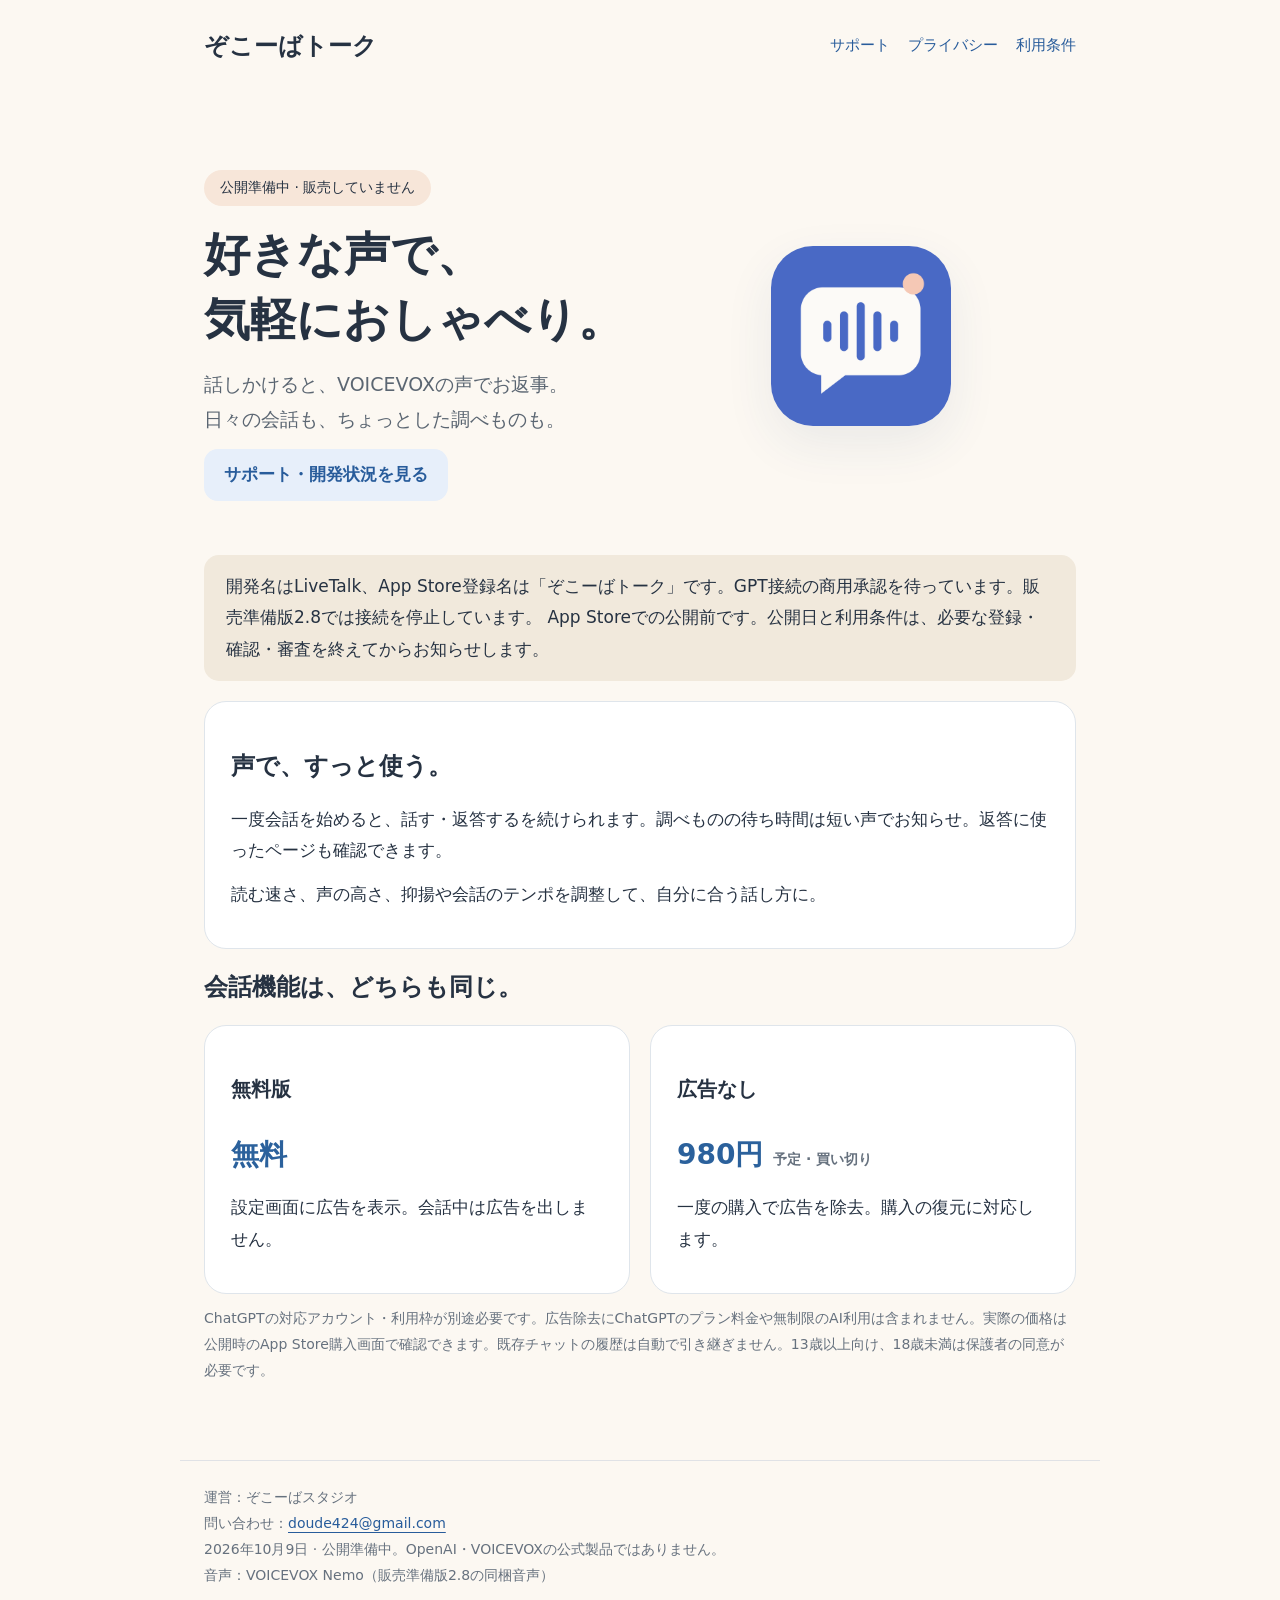
<file: index.html>
<!doctype html><html lang="ja"><head><meta charset="utf-8"><meta name="viewport" content="width=device-width,initial-scale=1"><meta http-equiv="Content-Security-Policy" content="default-src 'none'; style-src 'self'; img-src 'self'; base-uri 'none'; form-action 'none'; frame-ancestors 'none'"><title>好きな声で気軽におしゃべり | ぞこーばトーク</title><link rel="stylesheet" href="style.css"></head><body><header><a class="brand" href="index.html">ぞこーばトーク</a><nav aria-label="サイト"><a href="support.html">サポート</a><a href="privacy.html">プライバシー</a><a href="terms.html">利用条件</a></nav></header><main><section class="hero"><div><span class="status">公開準備中 · 販売していません</span><h1>好きな声で、<br>気軽におしゃべり。</h1><p class="lead">話しかけると、VOICEVOXの声でお返事。<br>日々の会話も、ちょっとした調べものも。</p><a class="button" href="support.html">サポート・開発状況を見る</a></div><img class="icon" src="icon.png" alt="やさしい青の波形を描いたぞこーばトークアイコン" width="180" height="180"></section><div class="notice">開発名はLiveTalk、App Store登録名は「ぞこーばトーク」です。GPT接続の商用承認を待っています。販売準備版2.8では接続を停止しています。 App Storeでの公開前です。公開日と利用条件は、必要な登録・確認・審査を終えてからお知らせします。</div><section class="card"><h2>声で、すっと使う。</h2><p>一度会話を始めると、話す・返答するを続けられます。調べものの待ち時間は短い声でお知らせ。返答に使ったページも確認できます。</p><p>読む速さ、声の高さ、抑揚や会話のテンポを調整して、自分に合う話し方に。</p></section><h2>会話機能は、どちらも同じ。</h2><div class="plans"><section class="card"><h3>無料版</h3><p class="price">無料</p><p>設定画面に広告を表示。会話中は広告を出しません。</p></section><section class="card"><h3>広告なし</h3><p class="price">980円 <span class="fine">予定 · 買い切り</span></p><p>一度の購入で広告を除去。購入の復元に対応します。</p></section></div><p class="fine">ChatGPTの対応アカウント・利用枠が別途必要です。広告除去にChatGPTのプラン料金や無制限のAI利用は含まれません。実際の価格は公開時のApp Store購入画面で確認できます。既存チャットの履歴は自動で引き継ぎません。13歳以上向け、18歳未満は保護者の同意が必要です。</p></main><footer>運営：ぞこーばスタジオ<br>問い合わせ：<a href="mailto:doude424@gmail.com">doude424@gmail.com</a><br>2026年10月9日 · 公開準備中。OpenAI・VOICEVOXの公式製品ではありません。<br>音声：VOICEVOX Nemo（販売準備版2.8の同梱音声）</footer></body></html>
</file>
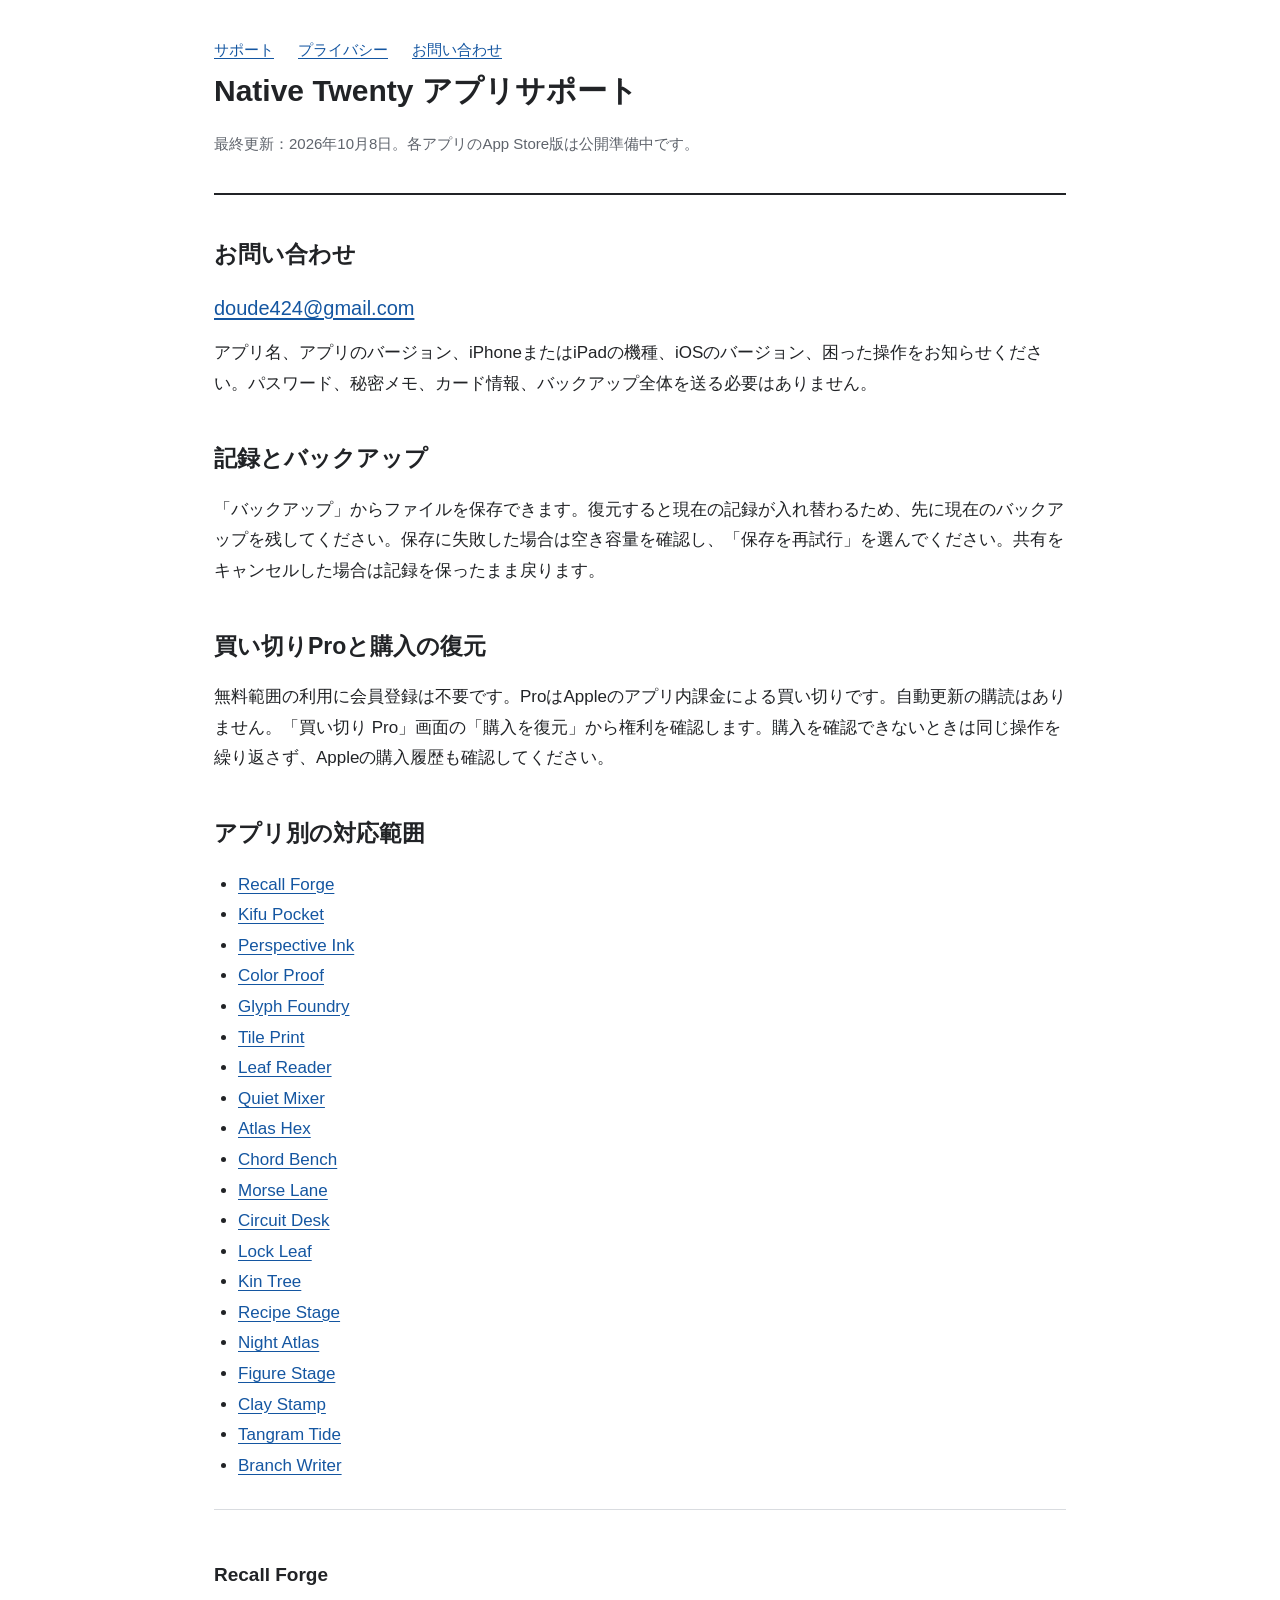
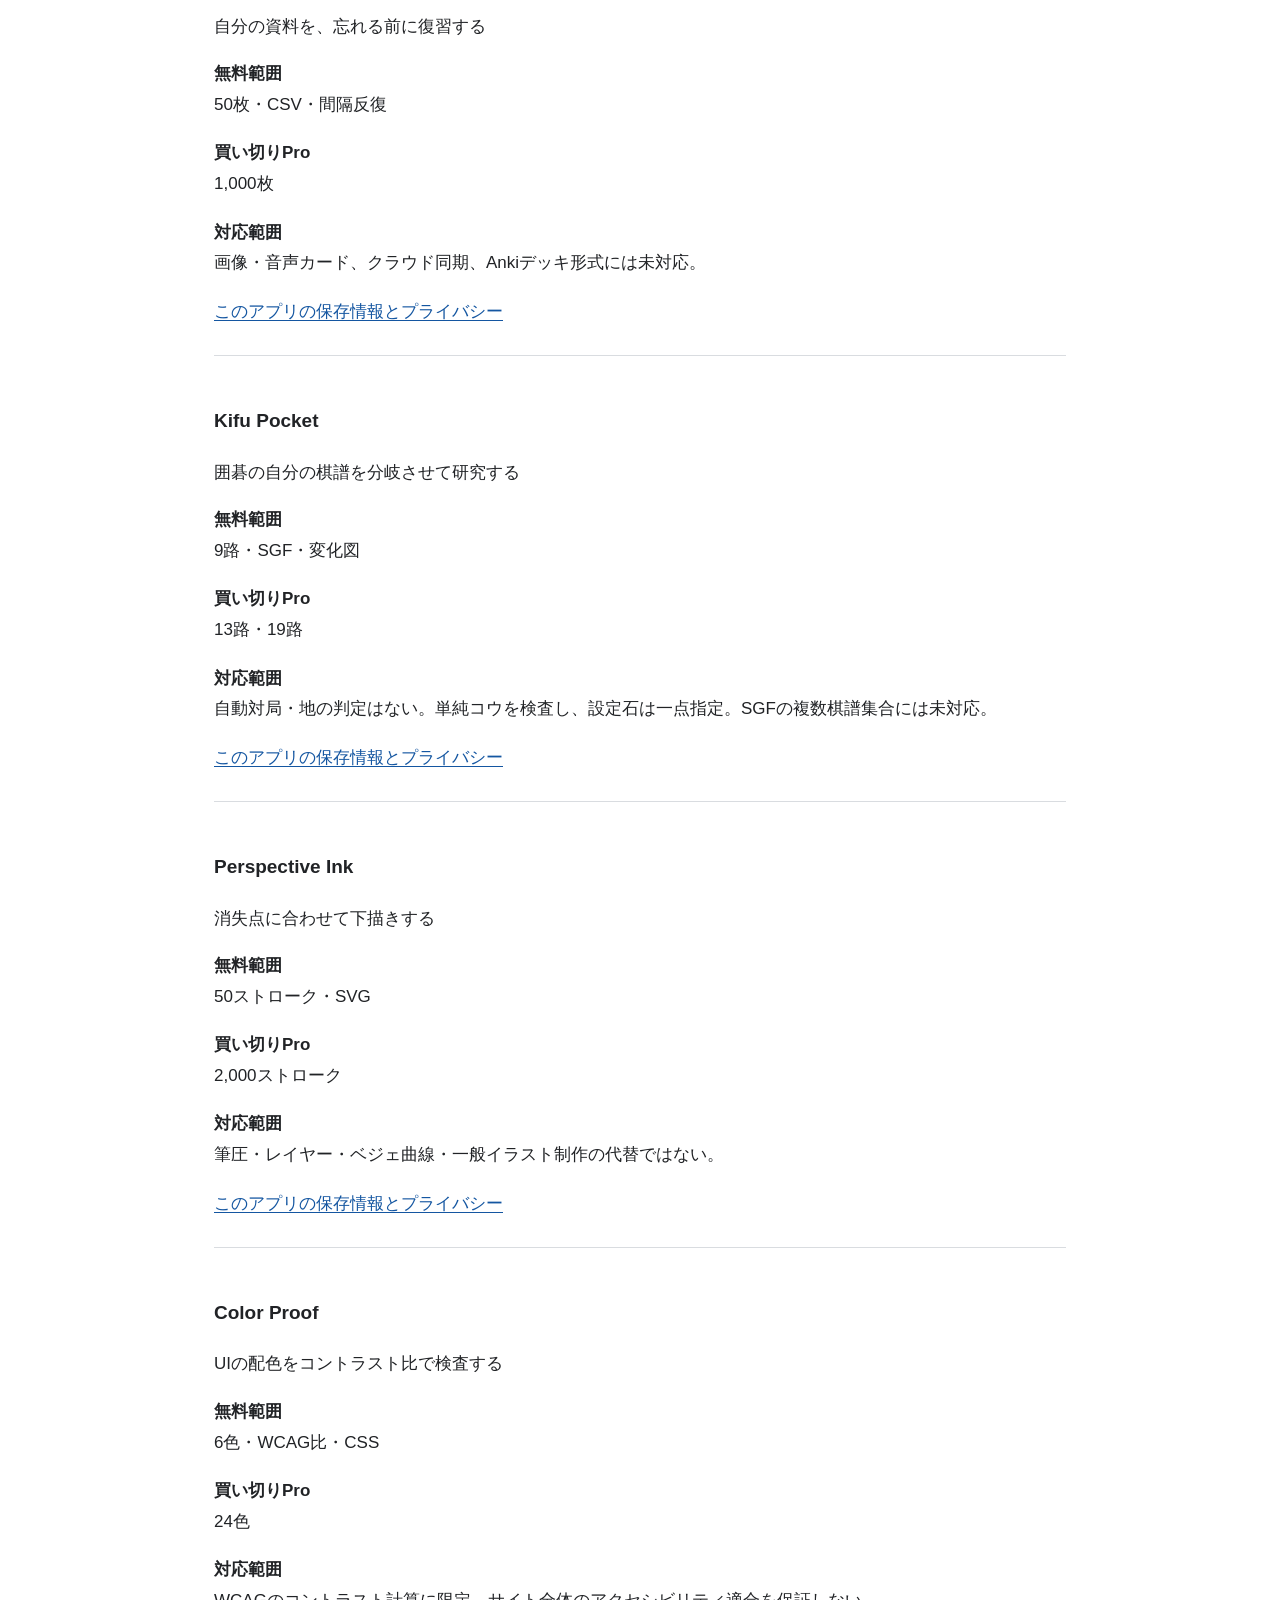
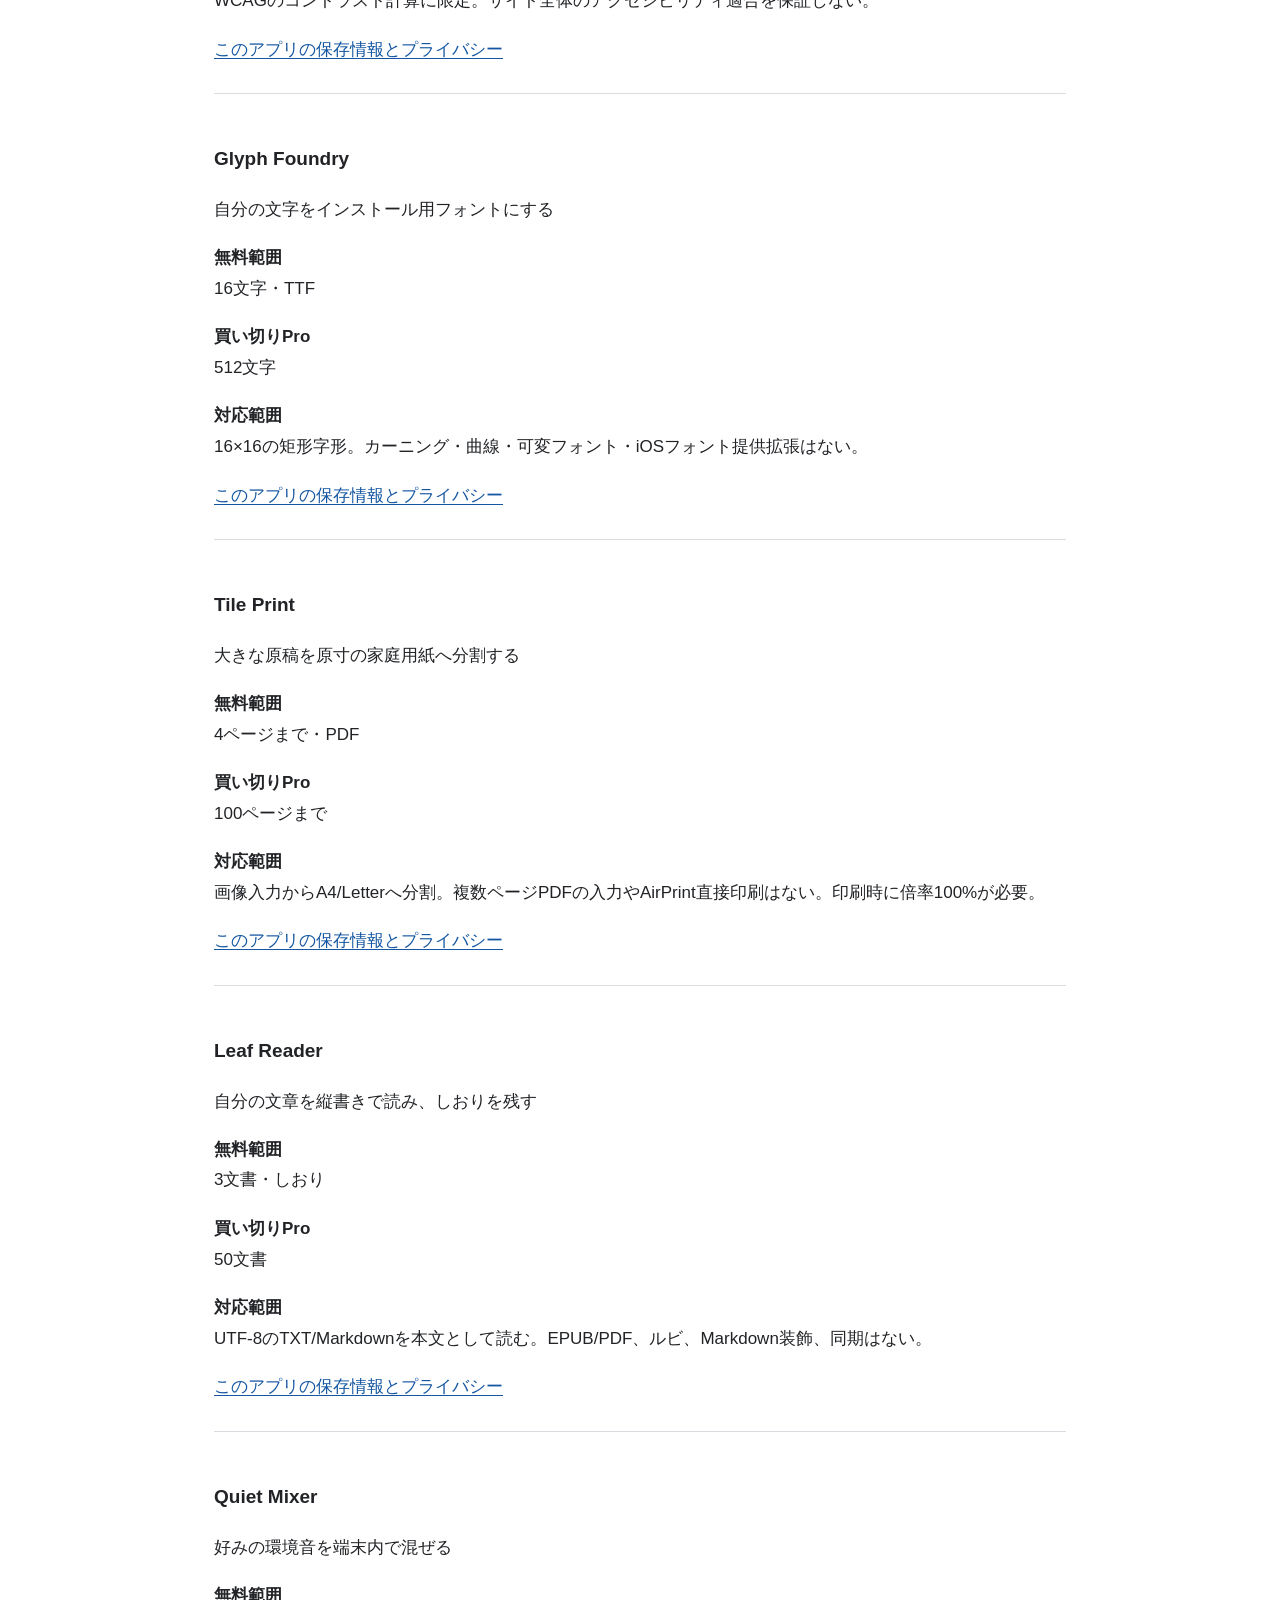
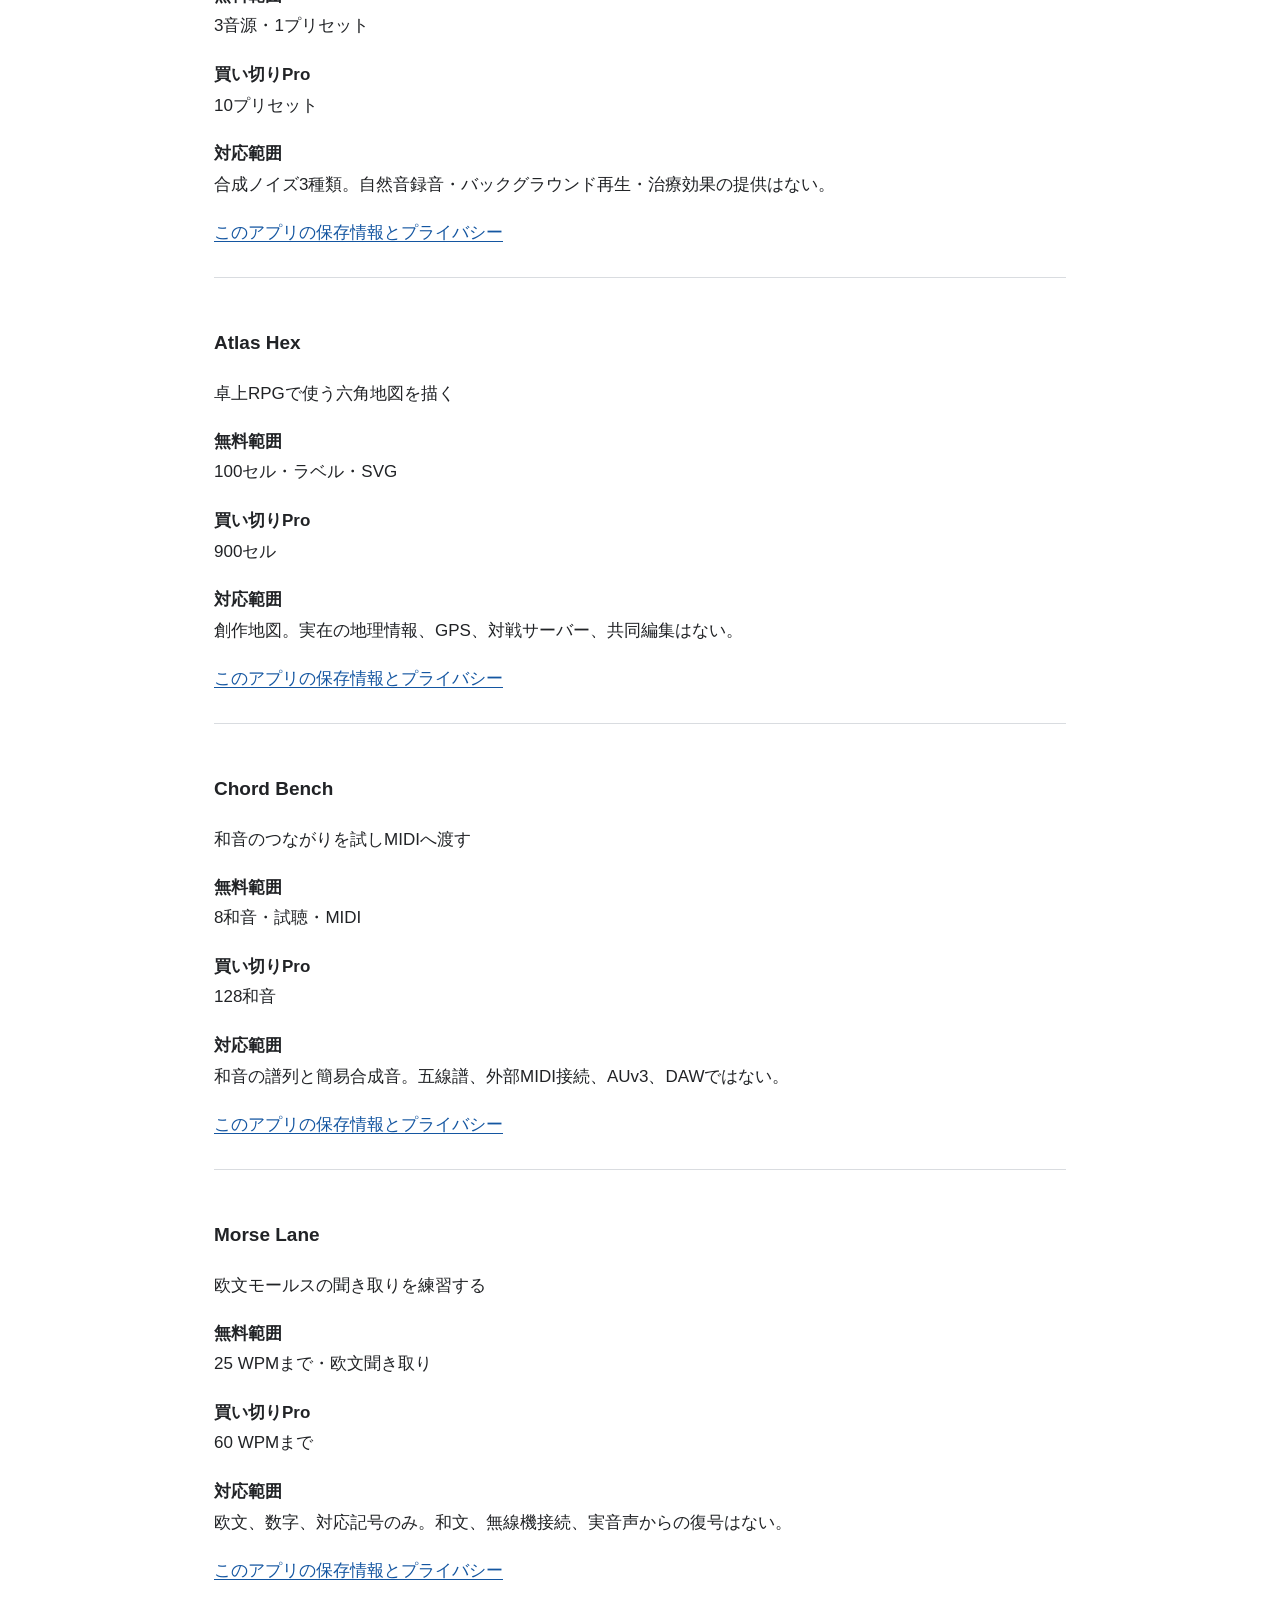
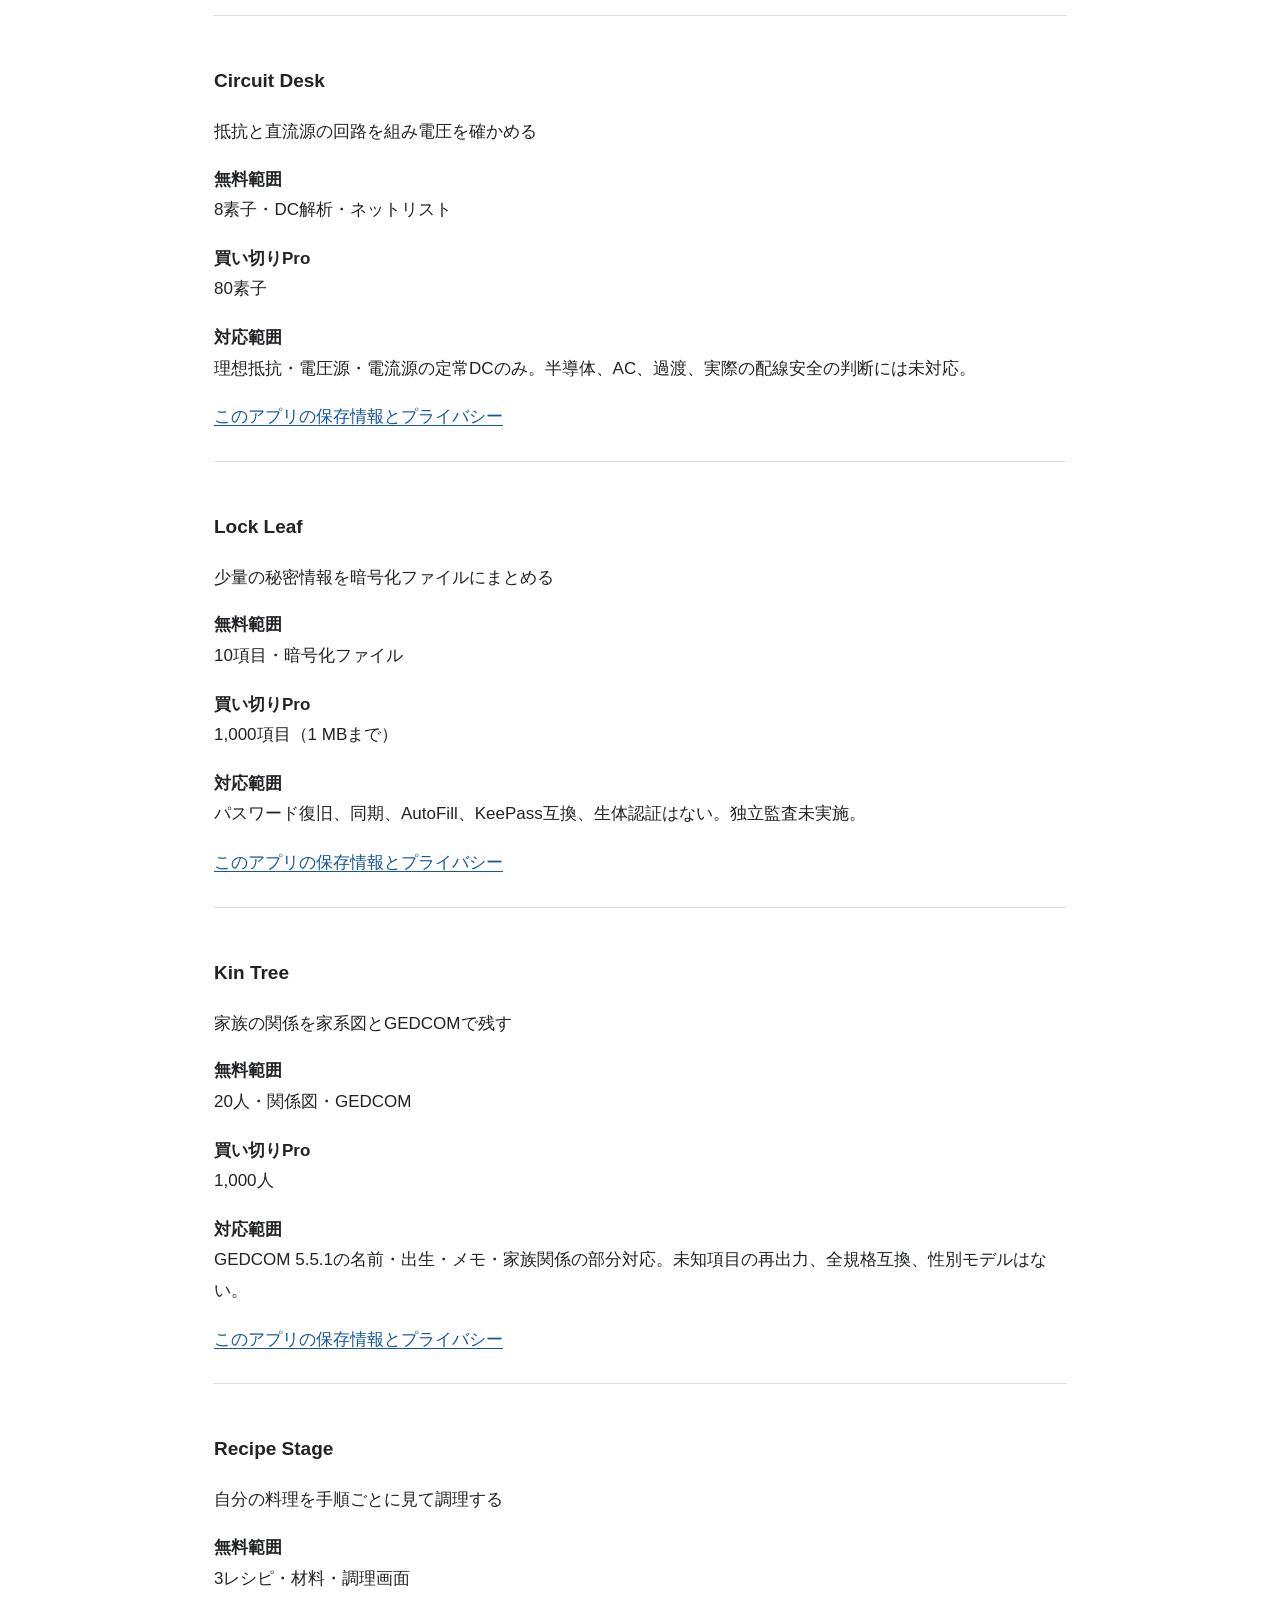
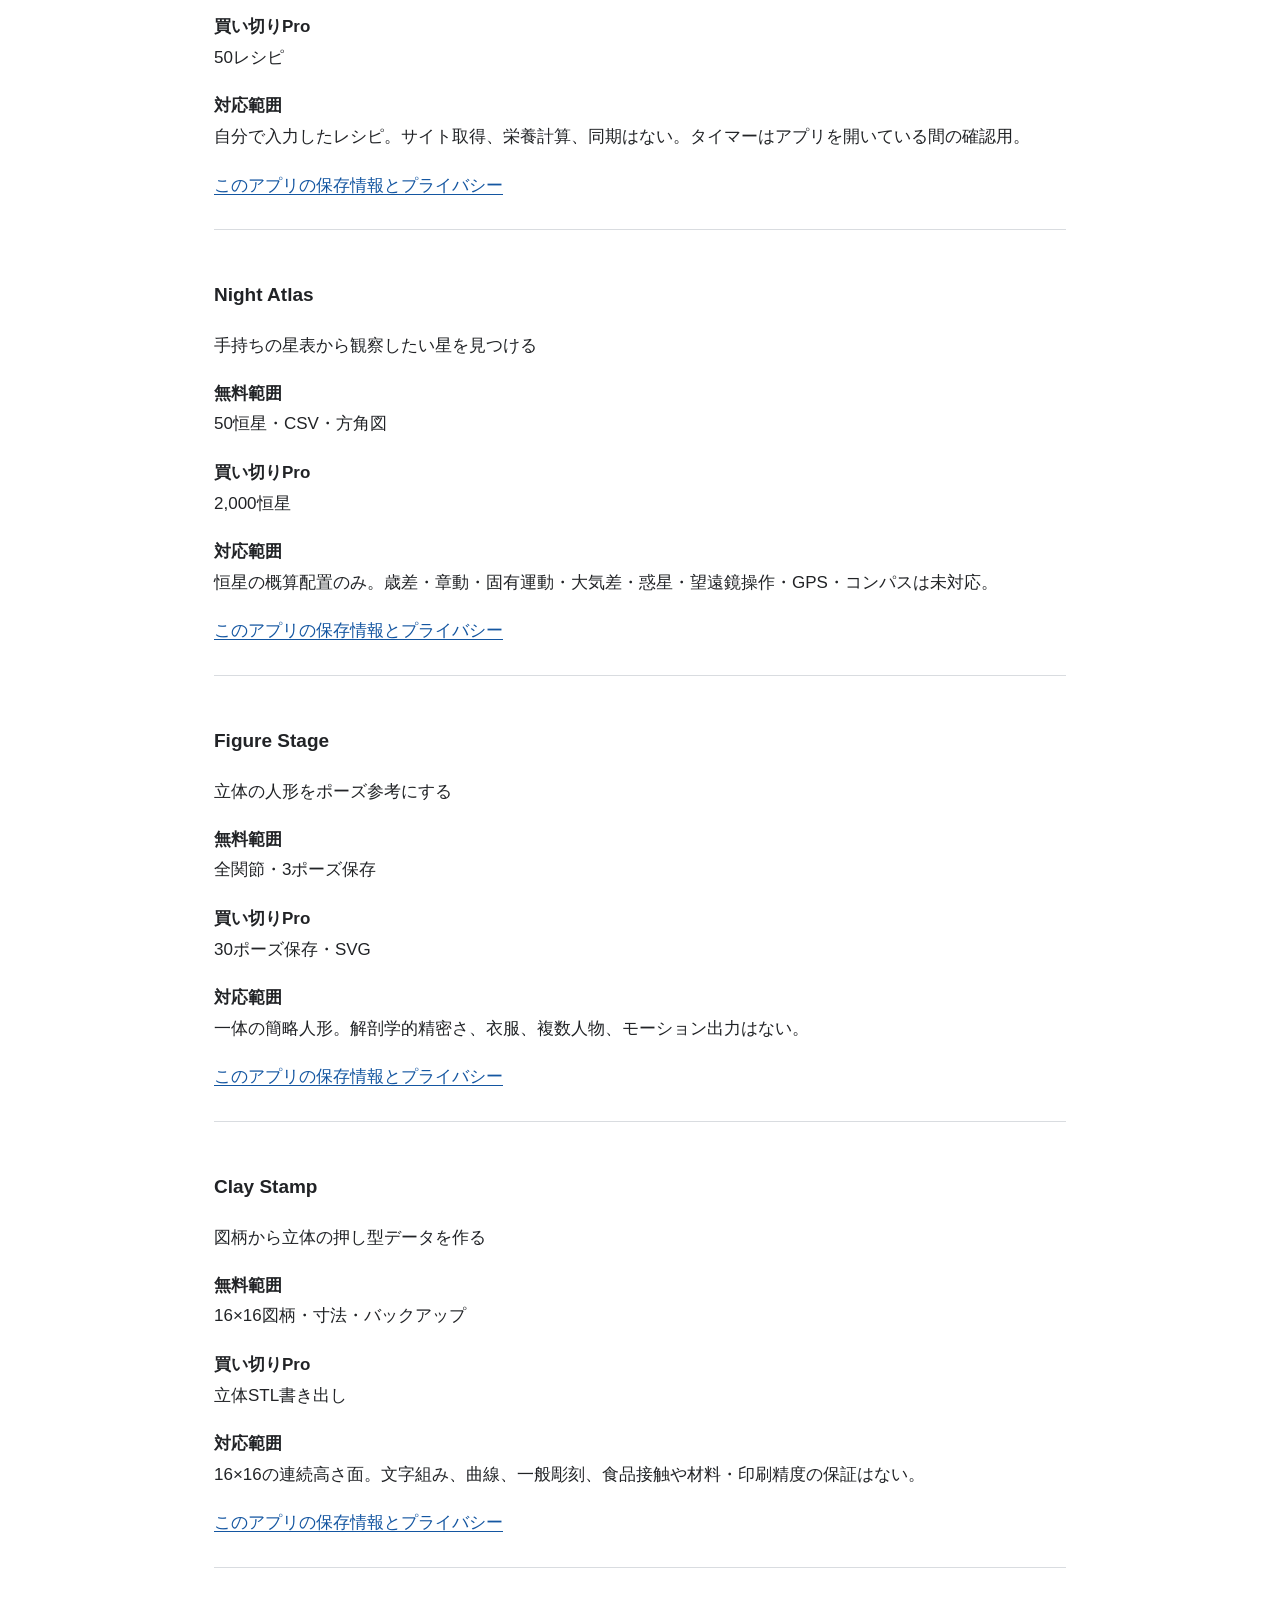
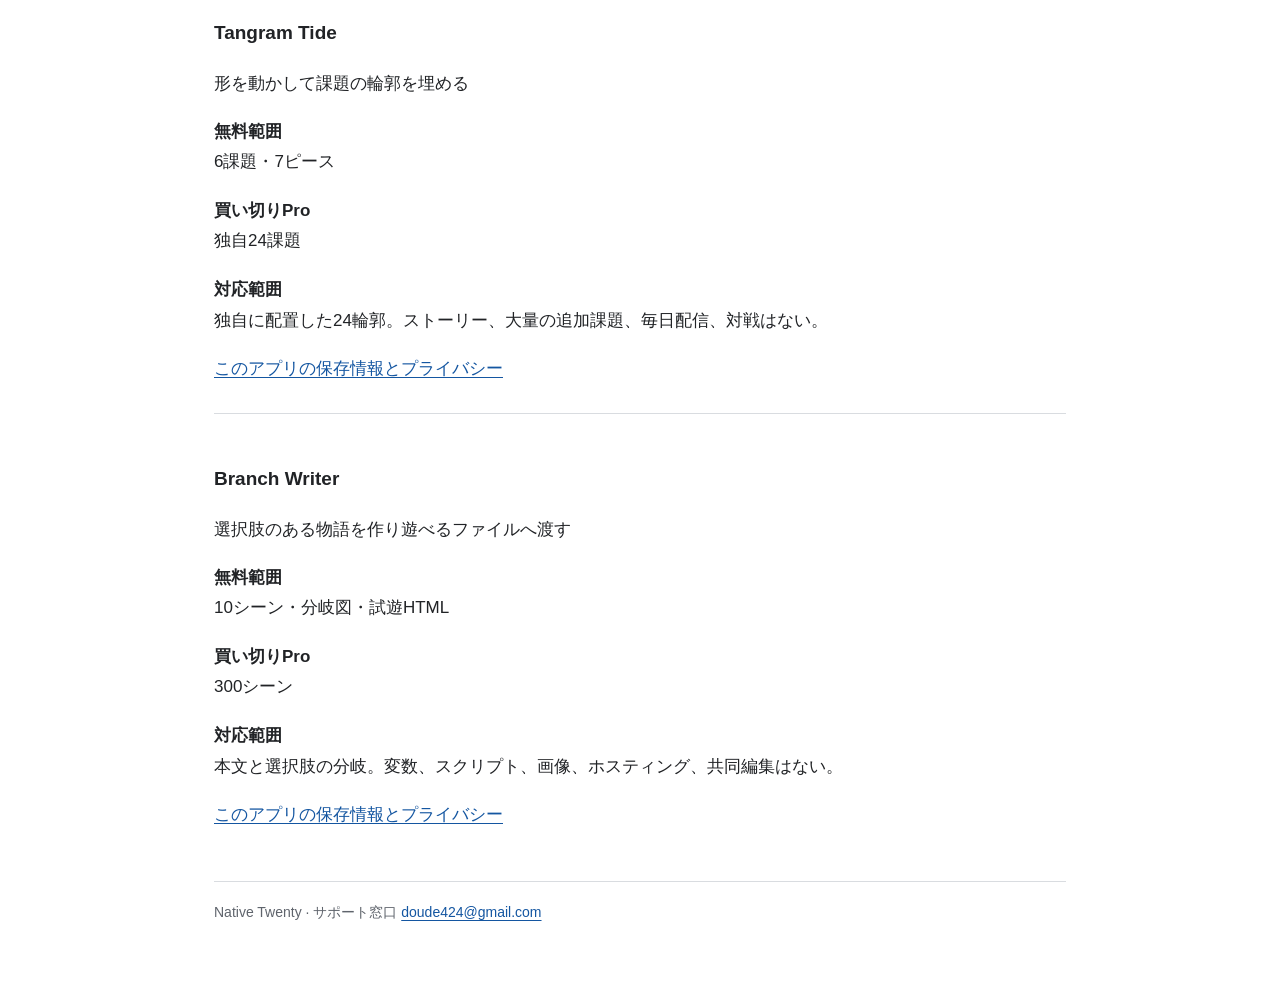
<file: native-twenty/index.html>
<!doctype html><html lang="ja"><head><meta charset="utf-8"><meta name="viewport" content="width=device-width,initial-scale=1"><meta name="description" content="Native Twenty アプリサポート"><title>Native Twenty アプリサポート</title><link rel="stylesheet" href="style.css"></head><body><main><header><nav><a href="index.html">サポート</a><a href="privacy.html">プライバシー</a><a href="mailto:doude424@gmail.com">お問い合わせ</a></nav><h1>Native Twenty アプリサポート</h1><p class="status">最終更新：2026年10月8日。各アプリのApp Store版は公開準備中です。</p></header><h2>お問い合わせ</h2><p class="contact"><a href="mailto:doude424@gmail.com">doude424@gmail.com</a></p><p>アプリ名、アプリのバージョン、iPhoneまたはiPadの機種、iOSのバージョン、困った操作をお知らせください。パスワード、秘密メモ、カード情報、バックアップ全体を送る必要はありません。</p><h2>記録とバックアップ</h2><p>「バックアップ」からファイルを保存できます。復元すると現在の記録が入れ替わるため、先に現在のバックアップを残してください。保存に失敗した場合は空き容量を確認し、「保存を再試行」を選んでください。共有をキャンセルした場合は記録を保ったまま戻ります。</p><h2>買い切りProと購入の復元</h2><p>無料範囲の利用に会員登録は不要です。ProはAppleのアプリ内課金による買い切りです。自動更新の購読はありません。「買い切り Pro」画面の「購入を復元」から権利を確認します。購入を確認できないときは同じ操作を繰り返さず、Appleの購入履歴も確認してください。</p><h2>アプリ別の対応範囲</h2><ul><li><a href="#recall">Recall Forge</a></li><li><a href="#kifu">Kifu Pocket</a></li><li><a href="#perspective">Perspective Ink</a></li><li><a href="#contrast">Color Proof</a></li><li><a href="#glyph">Glyph Foundry</a></li><li><a href="#tile">Tile Print</a></li><li><a href="#reader">Leaf Reader</a></li><li><a href="#quiet">Quiet Mixer</a></li><li><a href="#hex">Atlas Hex</a></li><li><a href="#chord">Chord Bench</a></li><li><a href="#morse">Morse Lane</a></li><li><a href="#circuit">Circuit Desk</a></li><li><a href="#vault">Lock Leaf</a></li><li><a href="#kin">Kin Tree</a></li><li><a href="#recipe">Recipe Stage</a></li><li><a href="#night">Night Atlas</a></li><li><a href="#figure">Figure Stage</a></li><li><a href="#stamp">Clay Stamp</a></li><li><a href="#tangram">Tangram Tide</a></li><li><a href="#story">Branch Writer</a></li></ul><section id="recall"><h3>Recall Forge</h3><p>自分の資料を、忘れる前に復習する</p><dl><dt>無料範囲</dt><dd>50枚・CSV・間隔反復</dd><dt>買い切りPro</dt><dd>1,000枚</dd><dt>対応範囲</dt><dd>画像・音声カード、クラウド同期、Ankiデッキ形式には未対応。</dd></dl><p><a href="privacy.html#recall">このアプリの保存情報とプライバシー</a></p></section><section id="kifu"><h3>Kifu Pocket</h3><p>囲碁の自分の棋譜を分岐させて研究する</p><dl><dt>無料範囲</dt><dd>9路・SGF・変化図</dd><dt>買い切りPro</dt><dd>13路・19路</dd><dt>対応範囲</dt><dd>自動対局・地の判定はない。単純コウを検査し、設定石は一点指定。SGFの複数棋譜集合には未対応。</dd></dl><p><a href="privacy.html#kifu">このアプリの保存情報とプライバシー</a></p></section><section id="perspective"><h3>Perspective Ink</h3><p>消失点に合わせて下描きする</p><dl><dt>無料範囲</dt><dd>50ストローク・SVG</dd><dt>買い切りPro</dt><dd>2,000ストローク</dd><dt>対応範囲</dt><dd>筆圧・レイヤー・ベジェ曲線・一般イラスト制作の代替ではない。</dd></dl><p><a href="privacy.html#perspective">このアプリの保存情報とプライバシー</a></p></section><section id="contrast"><h3>Color Proof</h3><p>UIの配色をコントラスト比で検査する</p><dl><dt>無料範囲</dt><dd>6色・WCAG比・CSS</dd><dt>買い切りPro</dt><dd>24色</dd><dt>対応範囲</dt><dd>WCAGのコントラスト計算に限定。サイト全体のアクセシビリティ適合を保証しない。</dd></dl><p><a href="privacy.html#contrast">このアプリの保存情報とプライバシー</a></p></section><section id="glyph"><h3>Glyph Foundry</h3><p>自分の文字をインストール用フォントにする</p><dl><dt>無料範囲</dt><dd>16文字・TTF</dd><dt>買い切りPro</dt><dd>512文字</dd><dt>対応範囲</dt><dd>16×16の矩形字形。カーニング・曲線・可変フォント・iOSフォント提供拡張はない。</dd></dl><p><a href="privacy.html#glyph">このアプリの保存情報とプライバシー</a></p></section><section id="tile"><h3>Tile Print</h3><p>大きな原稿を原寸の家庭用紙へ分割する</p><dl><dt>無料範囲</dt><dd>4ページまで・PDF</dd><dt>買い切りPro</dt><dd>100ページまで</dd><dt>対応範囲</dt><dd>画像入力からA4/Letterへ分割。複数ページPDFの入力やAirPrint直接印刷はない。印刷時に倍率100%が必要。</dd></dl><p><a href="privacy.html#tile">このアプリの保存情報とプライバシー</a></p></section><section id="reader"><h3>Leaf Reader</h3><p>自分の文章を縦書きで読み、しおりを残す</p><dl><dt>無料範囲</dt><dd>3文書・しおり</dd><dt>買い切りPro</dt><dd>50文書</dd><dt>対応範囲</dt><dd>UTF-8のTXT/Markdownを本文として読む。EPUB/PDF、ルビ、Markdown装飾、同期はない。</dd></dl><p><a href="privacy.html#reader">このアプリの保存情報とプライバシー</a></p></section><section id="quiet"><h3>Quiet Mixer</h3><p>好みの環境音を端末内で混ぜる</p><dl><dt>無料範囲</dt><dd>3音源・1プリセット</dd><dt>買い切りPro</dt><dd>10プリセット</dd><dt>対応範囲</dt><dd>合成ノイズ3種類。自然音録音・バックグラウンド再生・治療効果の提供はない。</dd></dl><p><a href="privacy.html#quiet">このアプリの保存情報とプライバシー</a></p></section><section id="hex"><h3>Atlas Hex</h3><p>卓上RPGで使う六角地図を描く</p><dl><dt>無料範囲</dt><dd>100セル・ラベル・SVG</dd><dt>買い切りPro</dt><dd>900セル</dd><dt>対応範囲</dt><dd>創作地図。実在の地理情報、GPS、対戦サーバー、共同編集はない。</dd></dl><p><a href="privacy.html#hex">このアプリの保存情報とプライバシー</a></p></section><section id="chord"><h3>Chord Bench</h3><p>和音のつながりを試しMIDIへ渡す</p><dl><dt>無料範囲</dt><dd>8和音・試聴・MIDI</dd><dt>買い切りPro</dt><dd>128和音</dd><dt>対応範囲</dt><dd>和音の譜列と簡易合成音。五線譜、外部MIDI接続、AUv3、DAWではない。</dd></dl><p><a href="privacy.html#chord">このアプリの保存情報とプライバシー</a></p></section><section id="morse"><h3>Morse Lane</h3><p>欧文モールスの聞き取りを練習する</p><dl><dt>無料範囲</dt><dd>25 WPMまで・欧文聞き取り</dd><dt>買い切りPro</dt><dd>60 WPMまで</dd><dt>対応範囲</dt><dd>欧文、数字、対応記号のみ。和文、無線機接続、実音声からの復号はない。</dd></dl><p><a href="privacy.html#morse">このアプリの保存情報とプライバシー</a></p></section><section id="circuit"><h3>Circuit Desk</h3><p>抵抗と直流源の回路を組み電圧を確かめる</p><dl><dt>無料範囲</dt><dd>8素子・DC解析・ネットリスト</dd><dt>買い切りPro</dt><dd>80素子</dd><dt>対応範囲</dt><dd>理想抵抗・電圧源・電流源の定常DCのみ。半導体、AC、過渡、実際の配線安全の判断には未対応。</dd></dl><p><a href="privacy.html#circuit">このアプリの保存情報とプライバシー</a></p></section><section id="vault"><h3>Lock Leaf</h3><p>少量の秘密情報を暗号化ファイルにまとめる</p><dl><dt>無料範囲</dt><dd>10項目・暗号化ファイル</dd><dt>買い切りPro</dt><dd>1,000項目（1 MBまで）</dd><dt>対応範囲</dt><dd>パスワード復旧、同期、AutoFill、KeePass互換、生体認証はない。独立監査未実施。</dd></dl><p><a href="privacy.html#vault">このアプリの保存情報とプライバシー</a></p></section><section id="kin"><h3>Kin Tree</h3><p>家族の関係を家系図とGEDCOMで残す</p><dl><dt>無料範囲</dt><dd>20人・関係図・GEDCOM</dd><dt>買い切りPro</dt><dd>1,000人</dd><dt>対応範囲</dt><dd>GEDCOM 5.5.1の名前・出生・メモ・家族関係の部分対応。未知項目の再出力、全規格互換、性別モデルはない。</dd></dl><p><a href="privacy.html#kin">このアプリの保存情報とプライバシー</a></p></section><section id="recipe"><h3>Recipe Stage</h3><p>自分の料理を手順ごとに見て調理する</p><dl><dt>無料範囲</dt><dd>3レシピ・材料・調理画面</dd><dt>買い切りPro</dt><dd>50レシピ</dd><dt>対応範囲</dt><dd>自分で入力したレシピ。サイト取得、栄養計算、同期はない。タイマーはアプリを開いている間の確認用。</dd></dl><p><a href="privacy.html#recipe">このアプリの保存情報とプライバシー</a></p></section><section id="night"><h3>Night Atlas</h3><p>手持ちの星表から観察したい星を見つける</p><dl><dt>無料範囲</dt><dd>50恒星・CSV・方角図</dd><dt>買い切りPro</dt><dd>2,000恒星</dd><dt>対応範囲</dt><dd>恒星の概算配置のみ。歳差・章動・固有運動・大気差・惑星・望遠鏡操作・GPS・コンパスは未対応。</dd></dl><p><a href="privacy.html#night">このアプリの保存情報とプライバシー</a></p></section><section id="figure"><h3>Figure Stage</h3><p>立体の人形をポーズ参考にする</p><dl><dt>無料範囲</dt><dd>全関節・3ポーズ保存</dd><dt>買い切りPro</dt><dd>30ポーズ保存・SVG</dd><dt>対応範囲</dt><dd>一体の簡略人形。解剖学的精密さ、衣服、複数人物、モーション出力はない。</dd></dl><p><a href="privacy.html#figure">このアプリの保存情報とプライバシー</a></p></section><section id="stamp"><h3>Clay Stamp</h3><p>図柄から立体の押し型データを作る</p><dl><dt>無料範囲</dt><dd>16×16図柄・寸法・バックアップ</dd><dt>買い切りPro</dt><dd>立体STL書き出し</dd><dt>対応範囲</dt><dd>16×16の連続高さ面。文字組み、曲線、一般彫刻、食品接触や材料・印刷精度の保証はない。</dd></dl><p><a href="privacy.html#stamp">このアプリの保存情報とプライバシー</a></p></section><section id="tangram"><h3>Tangram Tide</h3><p>形を動かして課題の輪郭を埋める</p><dl><dt>無料範囲</dt><dd>6課題・7ピース</dd><dt>買い切りPro</dt><dd>独自24課題</dd><dt>対応範囲</dt><dd>独自に配置した24輪郭。ストーリー、大量の追加課題、毎日配信、対戦はない。</dd></dl><p><a href="privacy.html#tangram">このアプリの保存情報とプライバシー</a></p></section><section id="story"><h3>Branch Writer</h3><p>選択肢のある物語を作り遊べるファイルへ渡す</p><dl><dt>無料範囲</dt><dd>10シーン・分岐図・試遊HTML</dd><dt>買い切りPro</dt><dd>300シーン</dd><dt>対応範囲</dt><dd>本文と選択肢の分岐。変数、スクリプト、画像、ホスティング、共同編集はない。</dd></dl><p><a href="privacy.html#story">このアプリの保存情報とプライバシー</a></p></section><footer>Native Twenty · サポート窓口 <a href="mailto:doude424@gmail.com">doude424@gmail.com</a></footer></main></body></html>
</file>
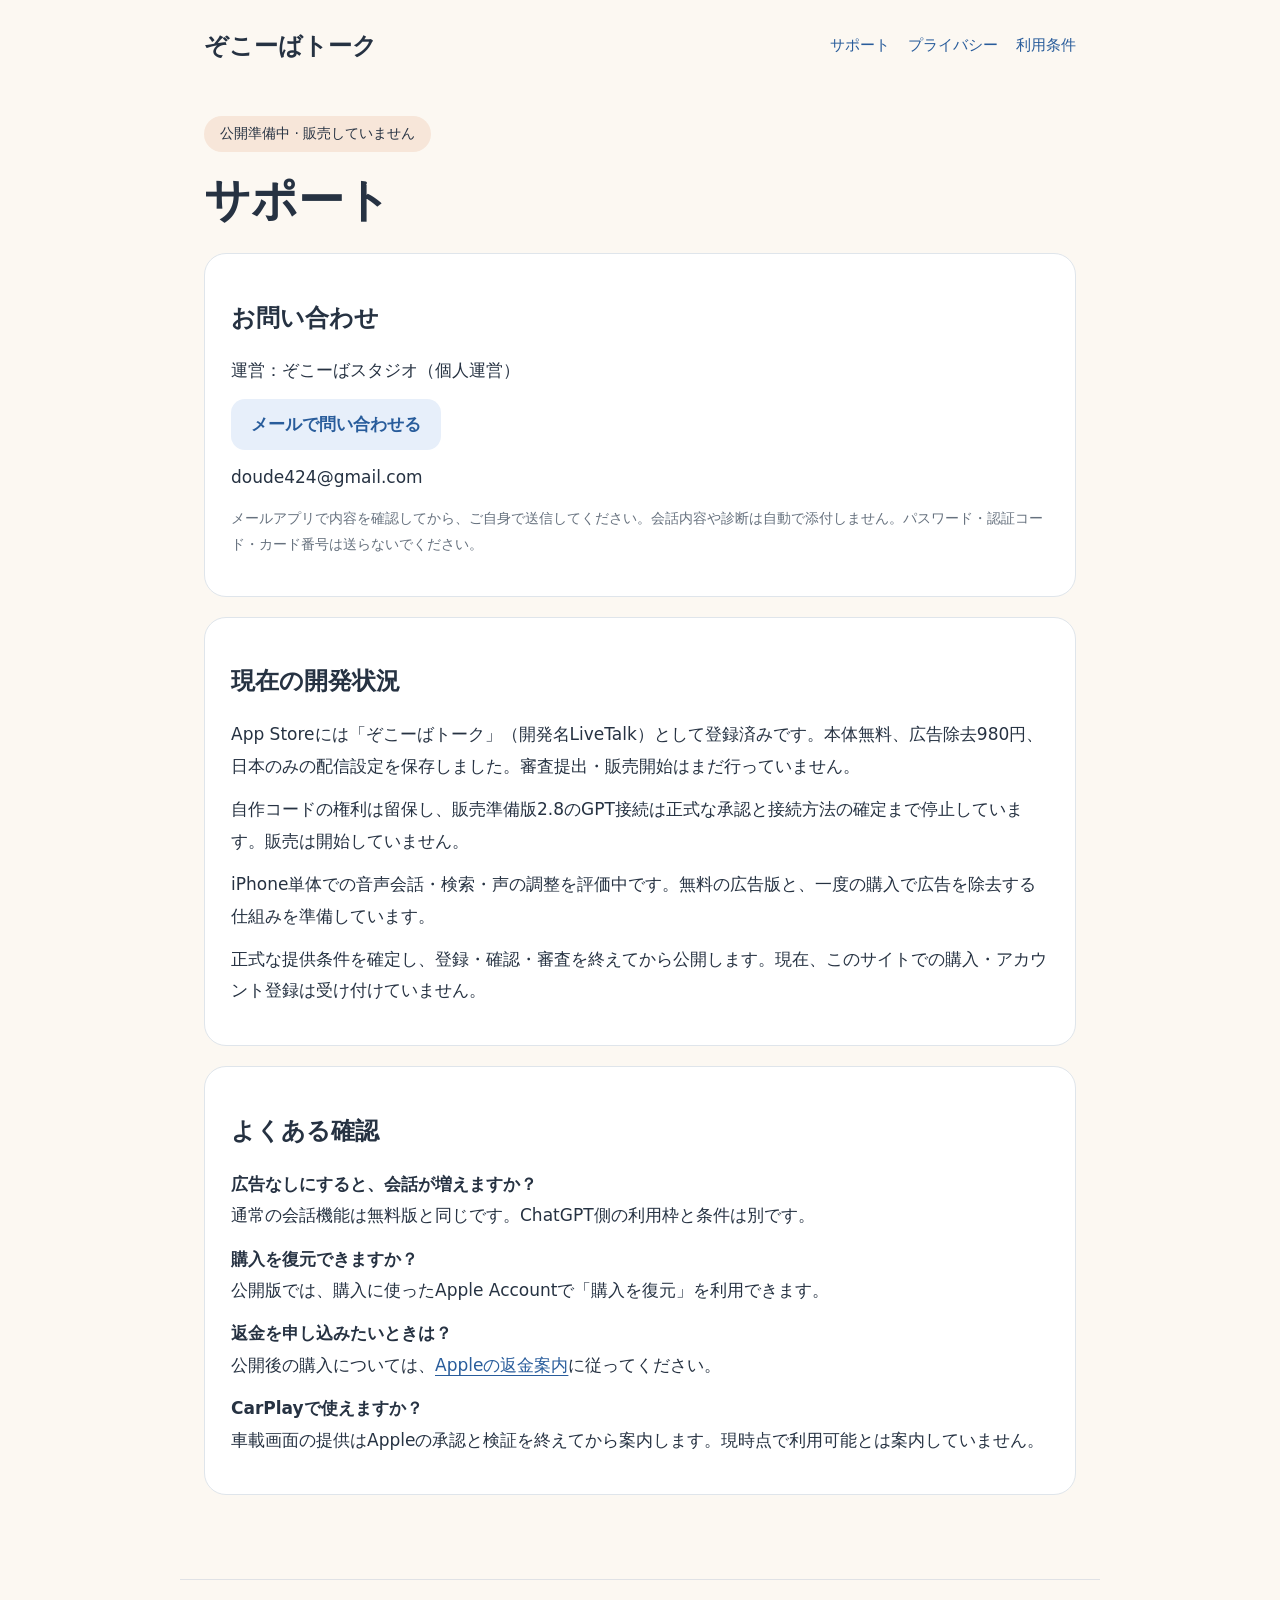
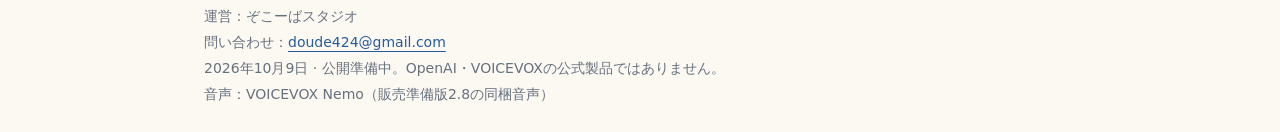
<file: support.html>
<!doctype html><html lang="ja"><head><meta charset="utf-8"><meta name="viewport" content="width=device-width,initial-scale=1"><meta http-equiv="Content-Security-Policy" content="default-src 'none'; style-src 'self'; img-src 'self'; base-uri 'none'; form-action 'none'; frame-ancestors 'none'"><title>サポート | ぞこーばトーク</title><link rel="stylesheet" href="style.css"></head><body><header><a class="brand" href="index.html">ぞこーばトーク</a><nav aria-label="サイト"><a href="support.html">サポート</a><a href="privacy.html">プライバシー</a><a href="terms.html">利用条件</a></nav></header><main><span class="status">公開準備中 · 販売していません</span><h1>サポート</h1><section class="card"><h2>お問い合わせ</h2><p>運営：ぞこーばスタジオ（個人運営）</p><p><a class="button" href="mailto:doude424@gmail.com?subject=%E3%81%9E%E3%81%93%E3%83%BC%E3%81%B0%E3%83%88%E3%83%BC%E3%82%AF%20support">メールで問い合わせる</a></p><p>doude424@gmail.com</p><p class="fine">メールアプリで内容を確認してから、ご自身で送信してください。会話内容や診断は自動で添付しません。パスワード・認証コード・カード番号は送らないでください。</p></section><section class="card"><h2>現在の開発状況</h2><p>App Storeには「ぞこーばトーク」（開発名LiveTalk）として登録済みです。本体無料、広告除去980円、日本のみの配信設定を保存しました。審査提出・販売開始はまだ行っていません。</p><p>自作コードの権利は留保し、販売準備版2.8のGPT接続は正式な承認と接続方法の確定まで停止しています。販売は開始していません。</p><p>iPhone単体での音声会話・検索・声の調整を評価中です。無料の広告版と、一度の購入で広告を除去する仕組みを準備しています。</p><p>正式な提供条件を確定し、登録・確認・審査を終えてから公開します。現在、このサイトでの購入・アカウント登録は受け付けていません。</p></section><section class="card"><h2>よくある確認</h2><p><strong>広告なしにすると、会話が増えますか？</strong><br>通常の会話機能は無料版と同じです。ChatGPT側の利用枠と条件は別です。</p><p><strong>購入を復元できますか？</strong><br>公開版では、購入に使ったApple Accountで「購入を復元」を利用できます。</p><p><strong>返金を申し込みたいときは？</strong><br>公開後の購入については、<a href="https://support.apple.com/ja-jp/118223" rel="noreferrer">Appleの返金案内</a>に従ってください。</p><p><strong>CarPlayで使えますか？</strong><br>車載画面の提供はAppleの承認と検証を終えてから案内します。現時点で利用可能とは案内していません。</p></section></main><footer>運営：ぞこーばスタジオ<br>問い合わせ：<a href="mailto:doude424@gmail.com">doude424@gmail.com</a><br>2026年10月9日 · 公開準備中。OpenAI・VOICEVOXの公式製品ではありません。<br>音声：VOICEVOX Nemo（販売準備版2.8の同梱音声）</footer></body></html>
</file>
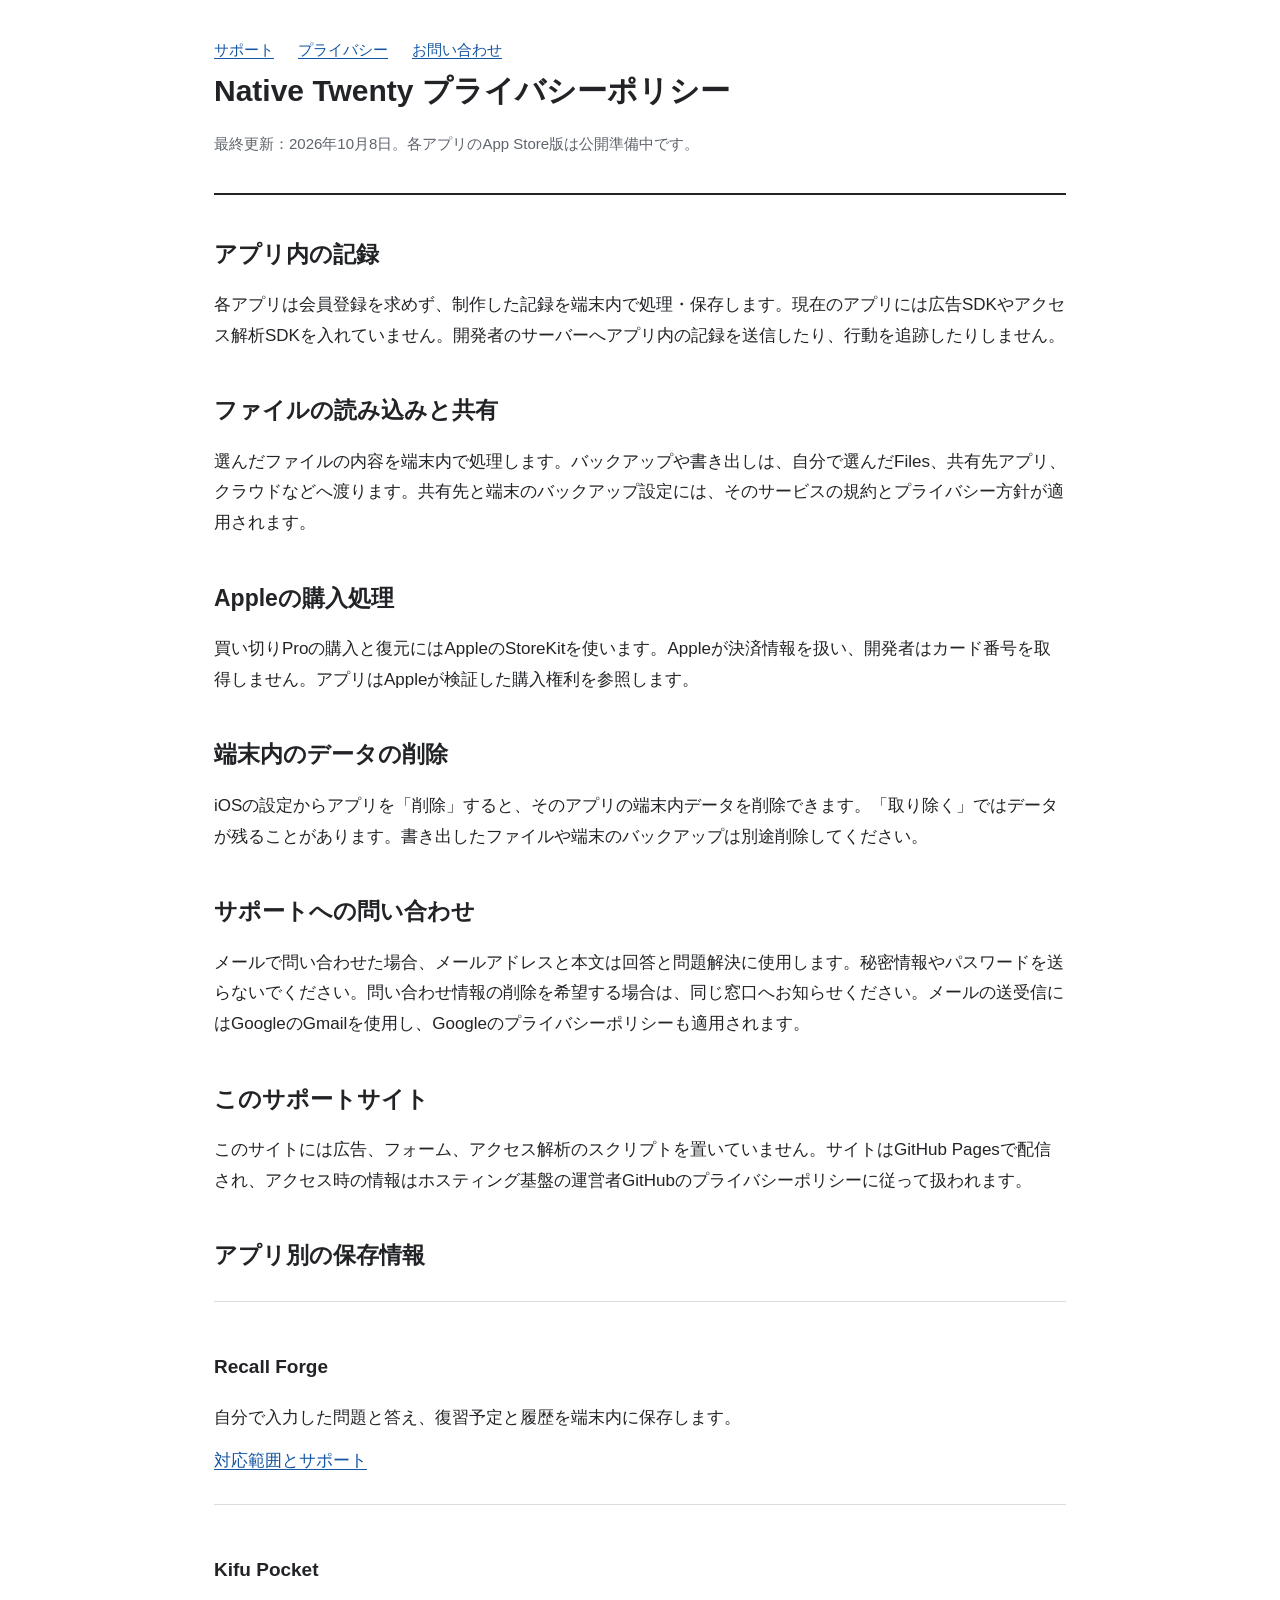
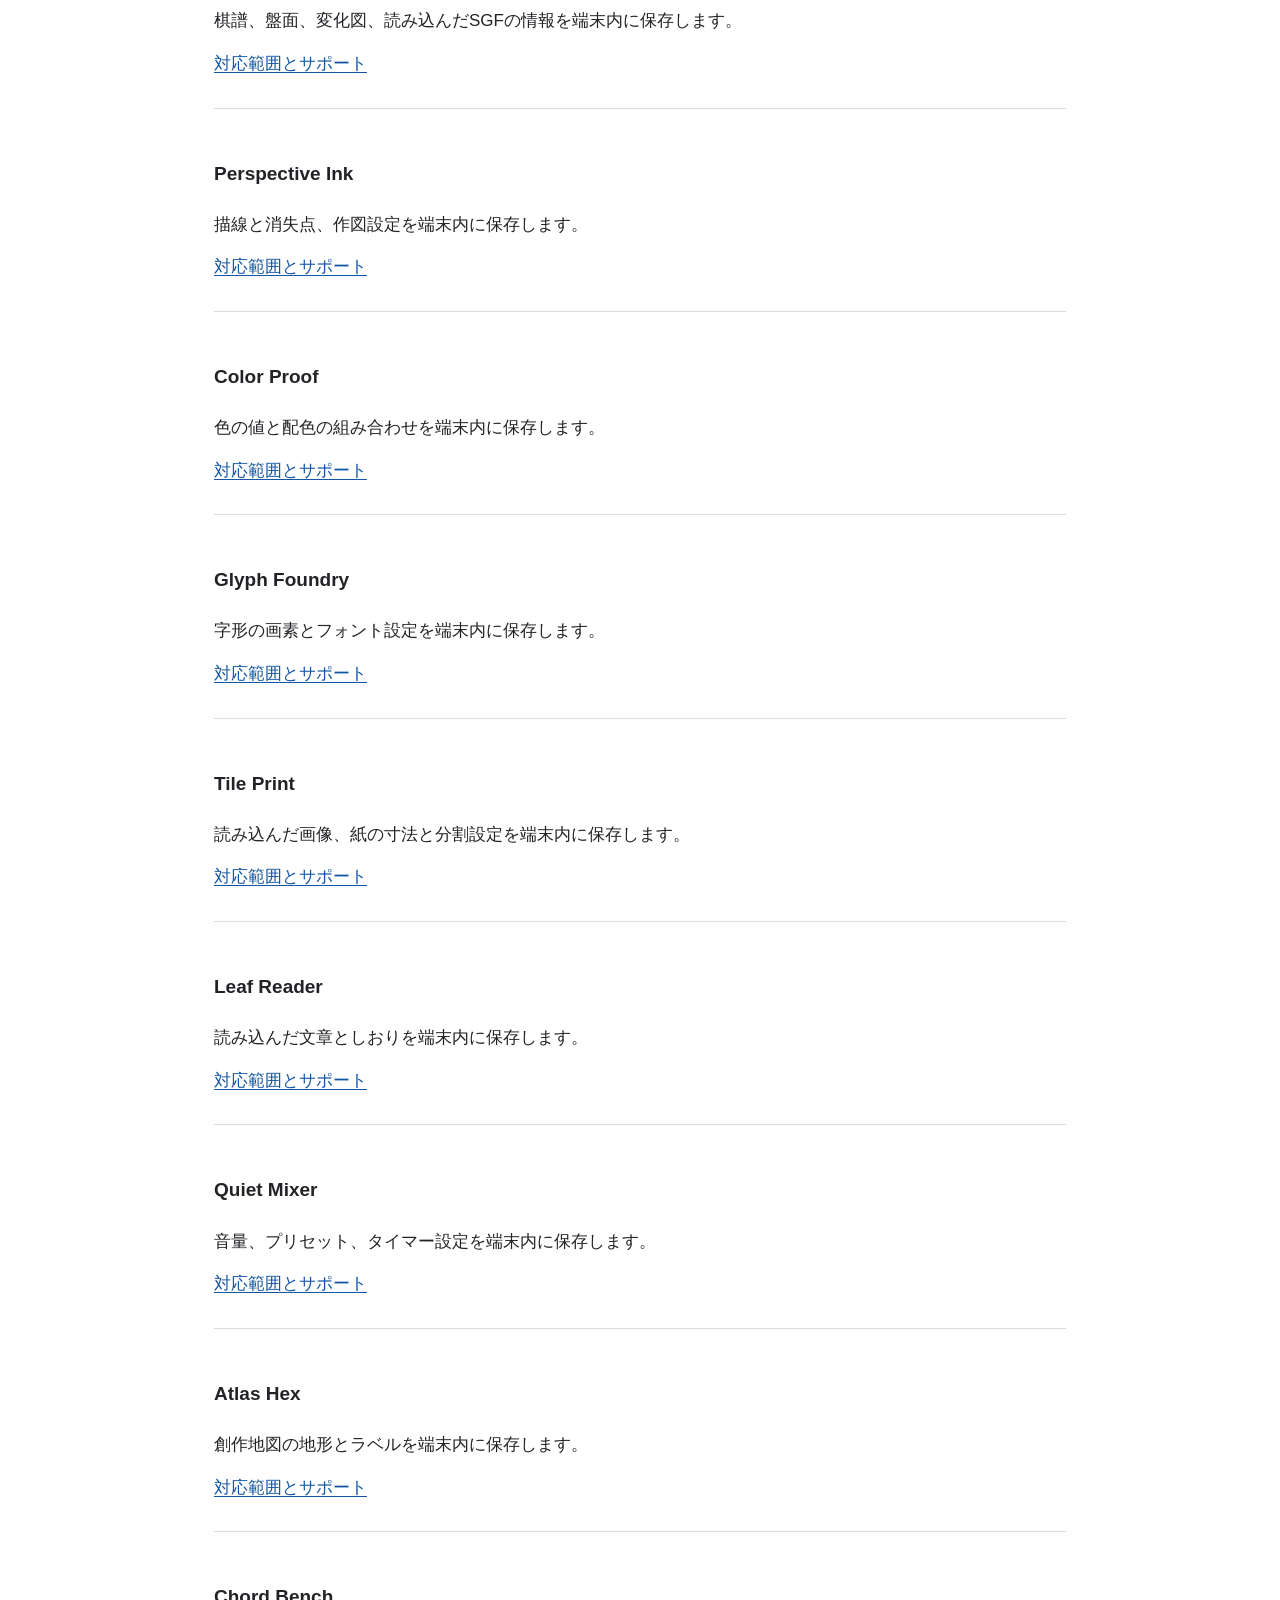
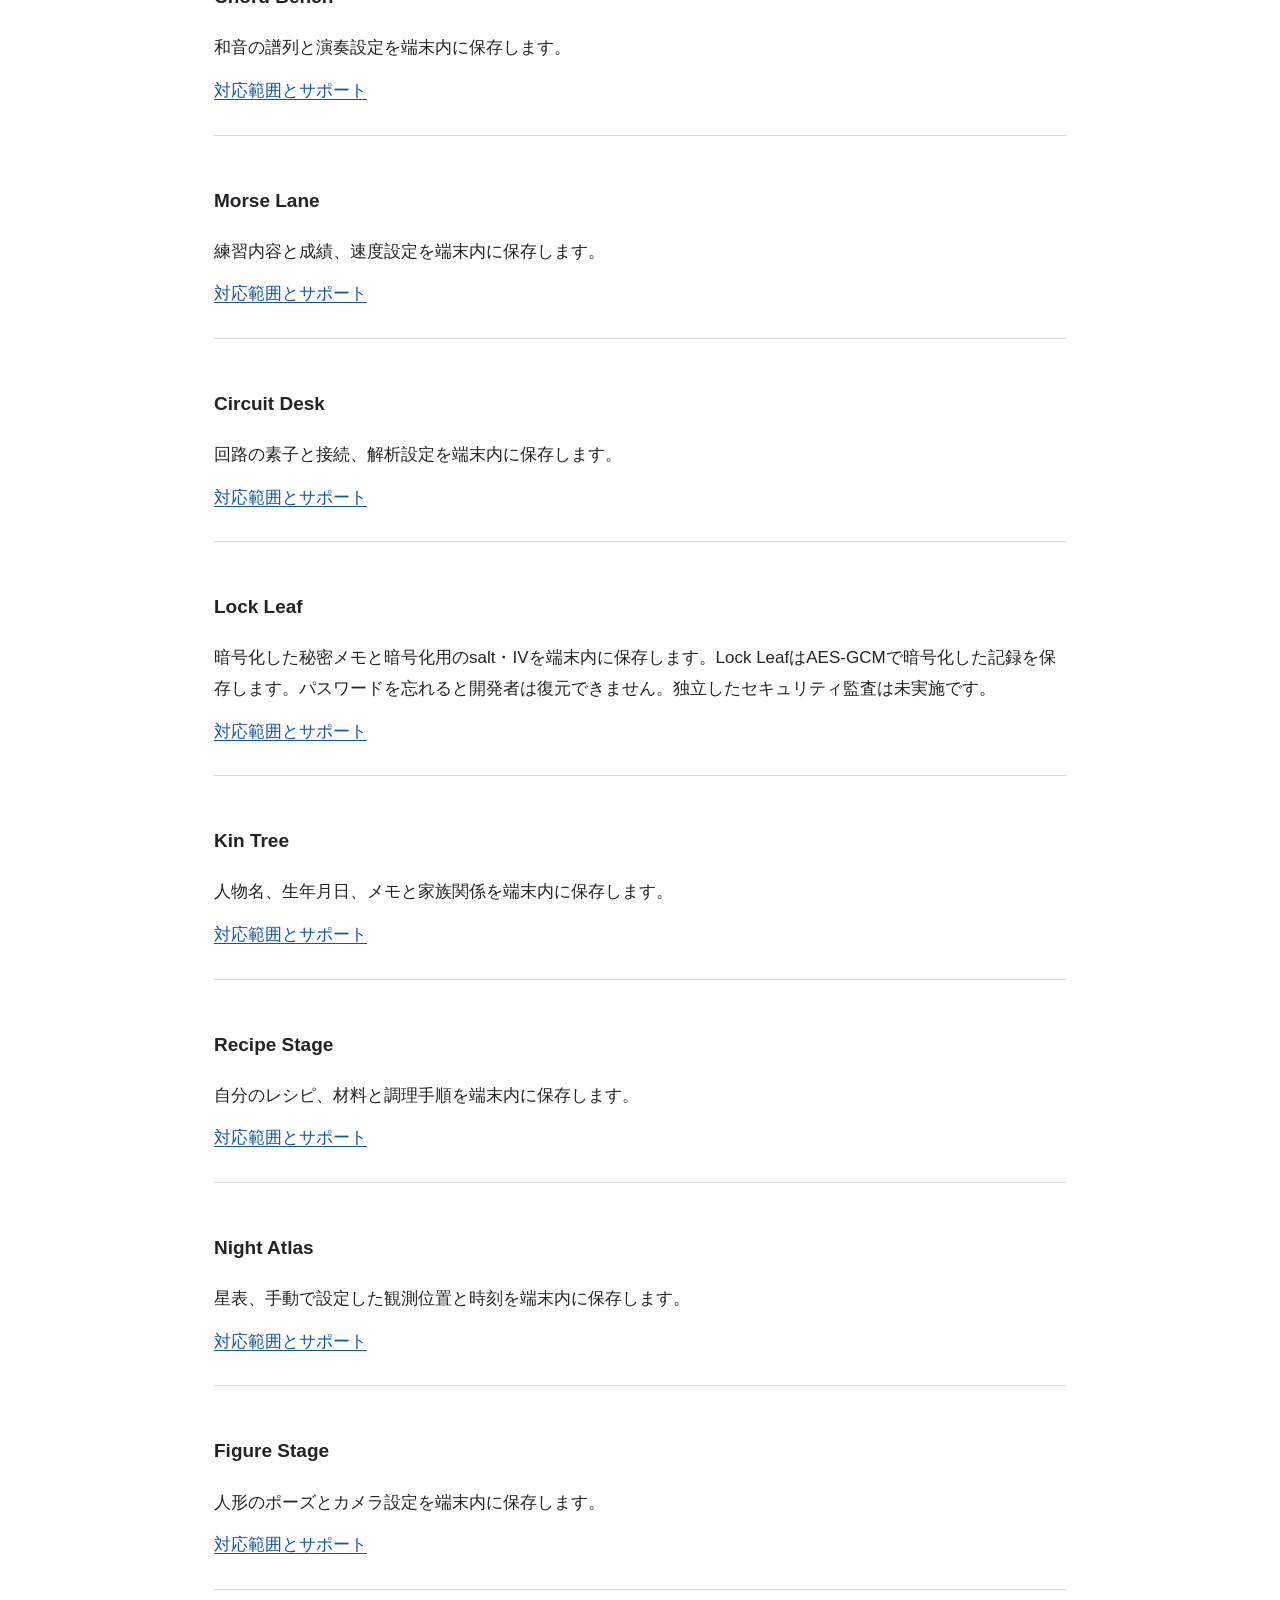
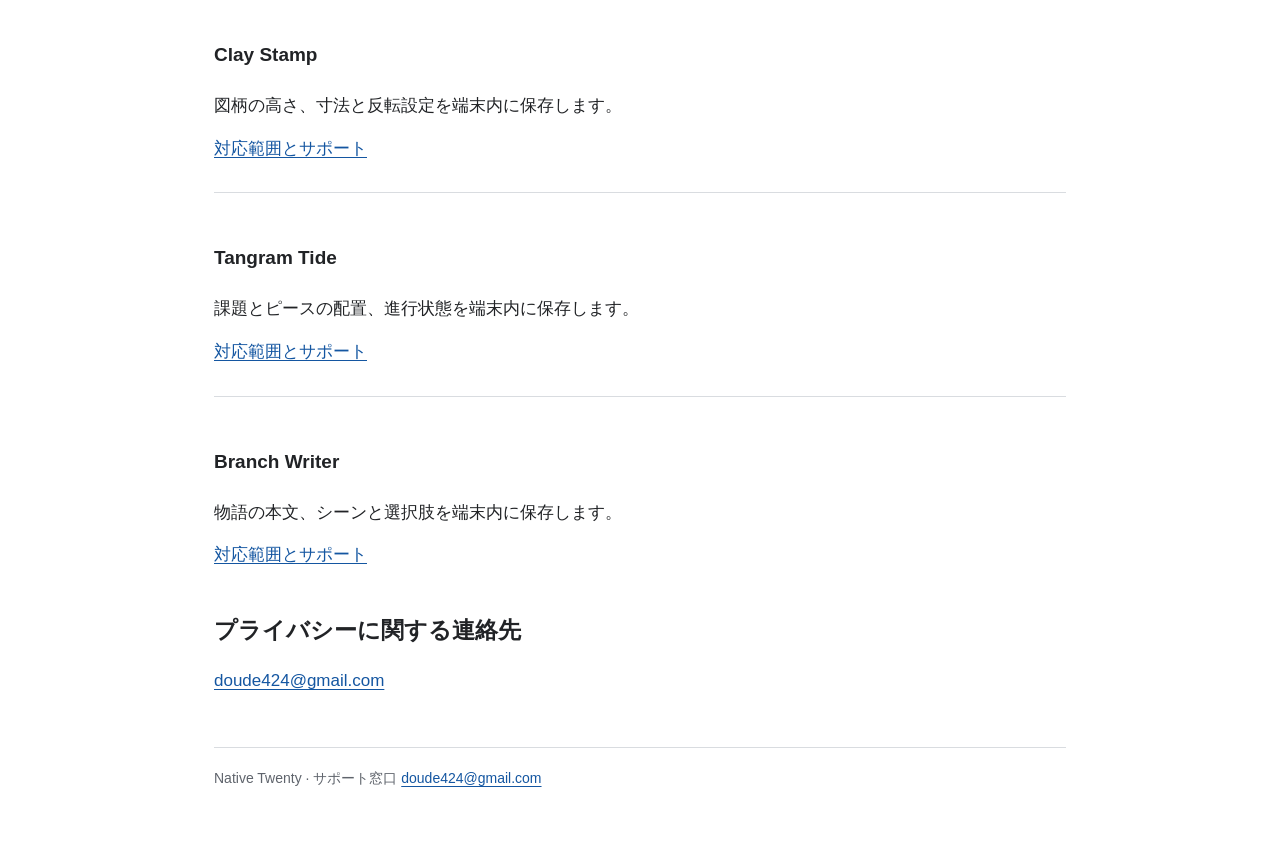
<file: native-twenty/privacy.html>
<!doctype html><html lang="ja"><head><meta charset="utf-8"><meta name="viewport" content="width=device-width,initial-scale=1"><meta name="description" content="Native Twenty プライバシーポリシー"><title>Native Twenty プライバシーポリシー</title><link rel="stylesheet" href="style.css"></head><body><main><header><nav><a href="index.html">サポート</a><a href="privacy.html">プライバシー</a><a href="mailto:doude424@gmail.com">お問い合わせ</a></nav><h1>Native Twenty プライバシーポリシー</h1><p class="status">最終更新：2026年10月8日。各アプリのApp Store版は公開準備中です。</p></header><h2>アプリ内の記録</h2><p>各アプリは会員登録を求めず、制作した記録を端末内で処理・保存します。現在のアプリには広告SDKやアクセス解析SDKを入れていません。開発者のサーバーへアプリ内の記録を送信したり、行動を追跡したりしません。</p><h2>ファイルの読み込みと共有</h2><p>選んだファイルの内容を端末内で処理します。バックアップや書き出しは、自分で選んだFiles、共有先アプリ、クラウドなどへ渡ります。共有先と端末のバックアップ設定には、そのサービスの規約とプライバシー方針が適用されます。</p><h2>Appleの購入処理</h2><p>買い切りProの購入と復元にはAppleのStoreKitを使います。Appleが決済情報を扱い、開発者はカード番号を取得しません。アプリはAppleが検証した購入権利を参照します。</p><h2>端末内のデータの削除</h2><p>iOSの設定からアプリを「削除」すると、そのアプリの端末内データを削除できます。「取り除く」ではデータが残ることがあります。書き出したファイルや端末のバックアップは別途削除してください。</p><h2>サポートへの問い合わせ</h2><p>メールで問い合わせた場合、メールアドレスと本文は回答と問題解決に使用します。秘密情報やパスワードを送らないでください。問い合わせ情報の削除を希望する場合は、同じ窓口へお知らせください。メールの送受信にはGoogleのGmailを使用し、Googleのプライバシーポリシーも適用されます。</p><h2>このサポートサイト</h2><p>このサイトには広告、フォーム、アクセス解析のスクリプトを置いていません。サイトはGitHub Pagesで配信され、アクセス時の情報はホスティング基盤の運営者GitHubのプライバシーポリシーに従って扱われます。</p><h2>アプリ別の保存情報</h2><section id="recall"><h3>Recall Forge</h3><p>自分で入力した問題と答え、復習予定と履歴を端末内に保存します。</p><p><a href="index.html#recall">対応範囲とサポート</a></p></section><section id="kifu"><h3>Kifu Pocket</h3><p>棋譜、盤面、変化図、読み込んだSGFの情報を端末内に保存します。</p><p><a href="index.html#kifu">対応範囲とサポート</a></p></section><section id="perspective"><h3>Perspective Ink</h3><p>描線と消失点、作図設定を端末内に保存します。</p><p><a href="index.html#perspective">対応範囲とサポート</a></p></section><section id="contrast"><h3>Color Proof</h3><p>色の値と配色の組み合わせを端末内に保存します。</p><p><a href="index.html#contrast">対応範囲とサポート</a></p></section><section id="glyph"><h3>Glyph Foundry</h3><p>字形の画素とフォント設定を端末内に保存します。</p><p><a href="index.html#glyph">対応範囲とサポート</a></p></section><section id="tile"><h3>Tile Print</h3><p>読み込んだ画像、紙の寸法と分割設定を端末内に保存します。</p><p><a href="index.html#tile">対応範囲とサポート</a></p></section><section id="reader"><h3>Leaf Reader</h3><p>読み込んだ文章としおりを端末内に保存します。</p><p><a href="index.html#reader">対応範囲とサポート</a></p></section><section id="quiet"><h3>Quiet Mixer</h3><p>音量、プリセット、タイマー設定を端末内に保存します。</p><p><a href="index.html#quiet">対応範囲とサポート</a></p></section><section id="hex"><h3>Atlas Hex</h3><p>創作地図の地形とラベルを端末内に保存します。</p><p><a href="index.html#hex">対応範囲とサポート</a></p></section><section id="chord"><h3>Chord Bench</h3><p>和音の譜列と演奏設定を端末内に保存します。</p><p><a href="index.html#chord">対応範囲とサポート</a></p></section><section id="morse"><h3>Morse Lane</h3><p>練習内容と成績、速度設定を端末内に保存します。</p><p><a href="index.html#morse">対応範囲とサポート</a></p></section><section id="circuit"><h3>Circuit Desk</h3><p>回路の素子と接続、解析設定を端末内に保存します。</p><p><a href="index.html#circuit">対応範囲とサポート</a></p></section><section id="vault"><h3>Lock Leaf</h3><p>暗号化した秘密メモと暗号化用のsalt・IVを端末内に保存します。Lock LeafはAES-GCMで暗号化した記録を保存します。パスワードを忘れると開発者は復元できません。独立したセキュリティ監査は未実施です。</p><p><a href="index.html#vault">対応範囲とサポート</a></p></section><section id="kin"><h3>Kin Tree</h3><p>人物名、生年月日、メモと家族関係を端末内に保存します。</p><p><a href="index.html#kin">対応範囲とサポート</a></p></section><section id="recipe"><h3>Recipe Stage</h3><p>自分のレシピ、材料と調理手順を端末内に保存します。</p><p><a href="index.html#recipe">対応範囲とサポート</a></p></section><section id="night"><h3>Night Atlas</h3><p>星表、手動で設定した観測位置と時刻を端末内に保存します。</p><p><a href="index.html#night">対応範囲とサポート</a></p></section><section id="figure"><h3>Figure Stage</h3><p>人形のポーズとカメラ設定を端末内に保存します。</p><p><a href="index.html#figure">対応範囲とサポート</a></p></section><section id="stamp"><h3>Clay Stamp</h3><p>図柄の高さ、寸法と反転設定を端末内に保存します。</p><p><a href="index.html#stamp">対応範囲とサポート</a></p></section><section id="tangram"><h3>Tangram Tide</h3><p>課題とピースの配置、進行状態を端末内に保存します。</p><p><a href="index.html#tangram">対応範囲とサポート</a></p></section><section id="story"><h3>Branch Writer</h3><p>物語の本文、シーンと選択肢を端末内に保存します。</p><p><a href="index.html#story">対応範囲とサポート</a></p></section><h2>プライバシーに関する連絡先</h2><p><a href="mailto:doude424@gmail.com">doude424@gmail.com</a></p><footer>Native Twenty · サポート窓口 <a href="mailto:doude424@gmail.com">doude424@gmail.com</a></footer></main></body></html>
</file>
<file: style.css>
*{box-sizing:border-box}body{margin:0;background:#fcf8f2;color:#263242;font:17px/1.85 system-ui,-apple-system,"Segoe UI",sans-serif}a{color:#285c9b;text-underline-offset:4px}header,main,footer{max-width:920px;margin:auto;padding:24px}header{display:flex;align-items:center;justify-content:space-between;gap:20px}nav{display:flex;gap:18px;flex-wrap:wrap}nav a{text-decoration:none;font-size:15px}.brand{font-size:24px;font-weight:750;text-decoration:none;color:#263242}.status{display:inline-block;background:#f7e6d9;border-radius:30px;padding:5px 16px;font-size:14px}.hero{display:grid;grid-template-columns:1.7fr 1fr;gap:48px;align-items:center;padding:54px 0}h1{font-size:clamp(30px,5vw,46px);line-height:1.4;margin:16px 0}h2{font-size:24px;line-height:1.5}p{margin:12px 0}.lead{font-size:19px;color:#5b6672}.icon{max-width:180px;height:auto;border-radius:42px;box-shadow:0 18px 50px #28457715}.card{padding:26px;border:1px solid #dfe5eb;background:#fff;border-radius:22px;margin:20px 0}.plans{display:grid;grid-template-columns:1fr 1fr;gap:20px}.plans .card{margin:0}.price{font-weight:750;font-size:28px;color:#2b619c}.button{display:inline-block;padding:10px 20px;background:#e7effa;border-radius:14px;text-decoration:none;font-weight:650}.fine{font-size:14px;color:#66717e}.notice{padding:16px 22px;background:#f1e9dc;border-radius:15px}footer{border-top:1px solid #e0e2e6;font-size:14px;color:#66717e;margin-top:40px}.document{white-space:pre-wrap;overflow-wrap:anywhere;font:16px/1.9 system-ui,-apple-system,sans-serif}.list{padding-left:24px}@media(max-width:600px){header{align-items:flex-start;flex-direction:column}header,main,footer{padding:20px}.hero{grid-template-columns:1fr;padding:25px 0;gap:12px}.icon{width:104px;grid-row:1}.plans{grid-template-columns:1fr}.card{padding:20px}}@media(prefers-color-scheme:dark){body{background:#19212c;color:#edf1f7}.brand{color:#edf1f7}a{color:#a1c7fc}.lead,.fine,footer{color:#b6c1d0}.card{background:#253140;border-color:#3d4b5b}.status,.notice{background:#443930}.button{background:#314b70}.price{color:#a1c7fc}footer{border-color:#3d4b5b}}
</file>
<file: native-twenty/style.css>
:root{color-scheme:light}*{box-sizing:border-box}body{margin:0;color:#212326;background:#fff;font:17px/1.8 -apple-system,BlinkMacSystemFont,"Segoe UI",sans-serif}main{max-width:900px;margin:auto;padding:36px 24px 72px}header{border-bottom:2px solid #212326;padding-bottom:24px;margin-bottom:36px}h1{font-size:30px;line-height:1.35;margin:8px 0 18px}h2{font-size:23px;line-height:1.5;margin-top:42px}h3{font-size:19px;margin-top:28px}p{margin:12px 0}a{color:#1456a1;text-underline-offset:3px}nav{display:flex;gap:24px;flex-wrap:wrap;font-size:15px}small,.status{color:#5f646c;font-size:15px}section{scroll-margin-top:24px;border-top:1px solid #d9dce0;padding-top:20px;margin-top:28px}dt{font-weight:650}dd{margin:0 0 18px}ul{padding-left:24px}.contact{font-size:20px;overflow-wrap:anywhere}footer{border-top:1px solid #d9dce0;margin-top:50px;padding-top:18px;font-size:14px;color:#5f646c}@media(max-width:600px){main{padding:24px 18px 48px}h1{font-size:25px}h2{font-size:21px}}
</file>
